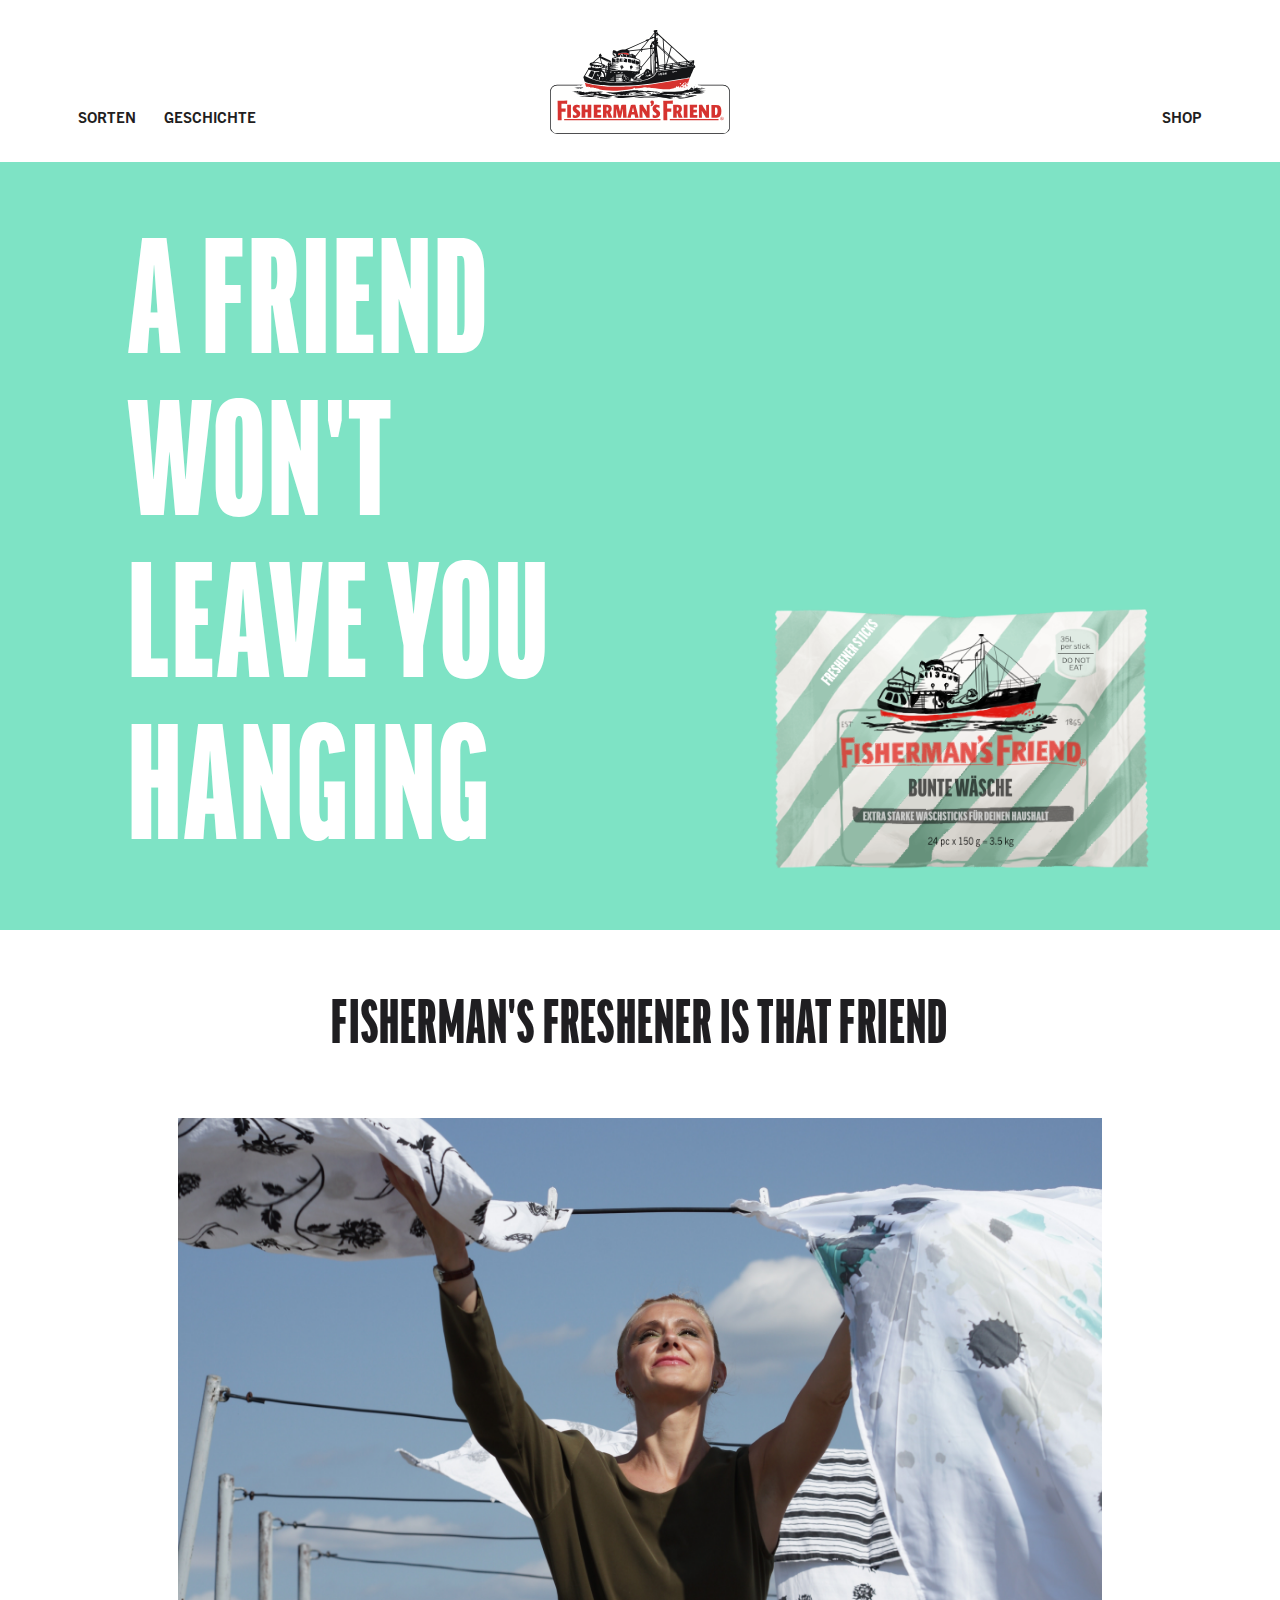
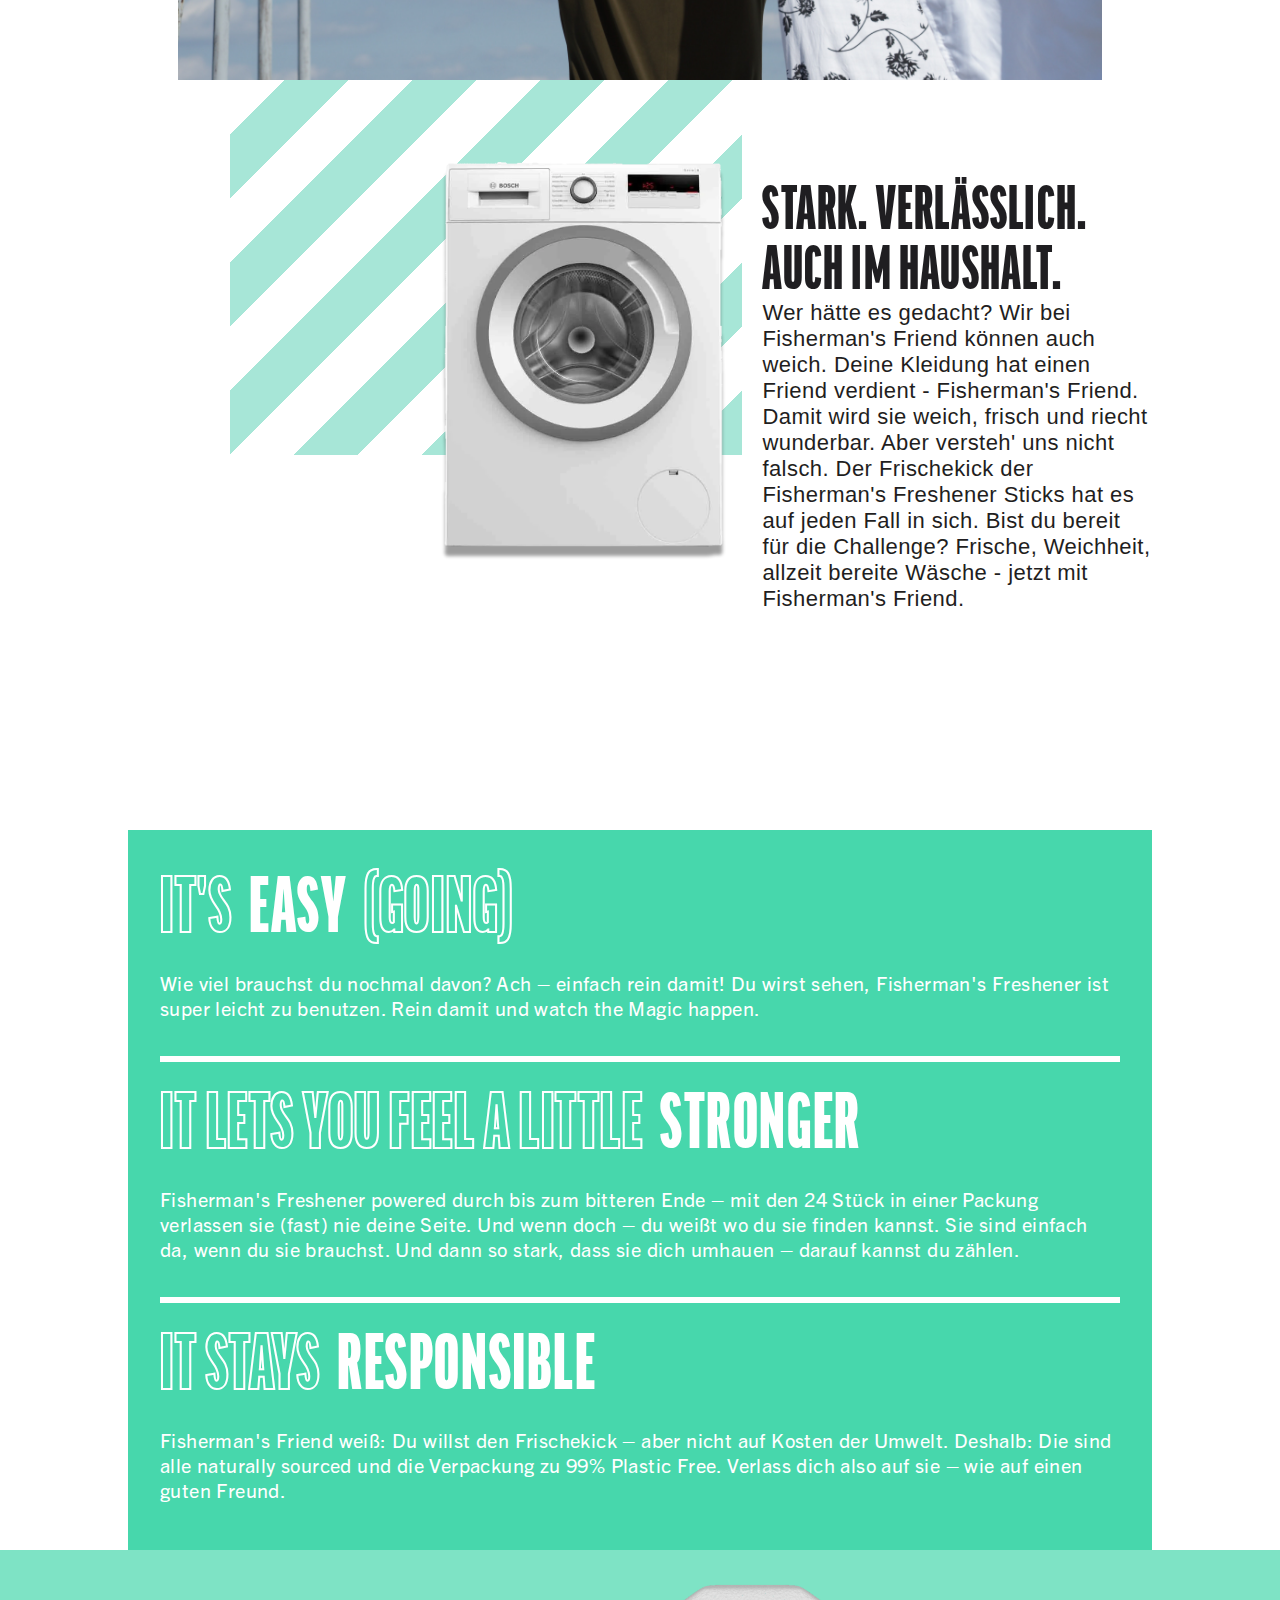
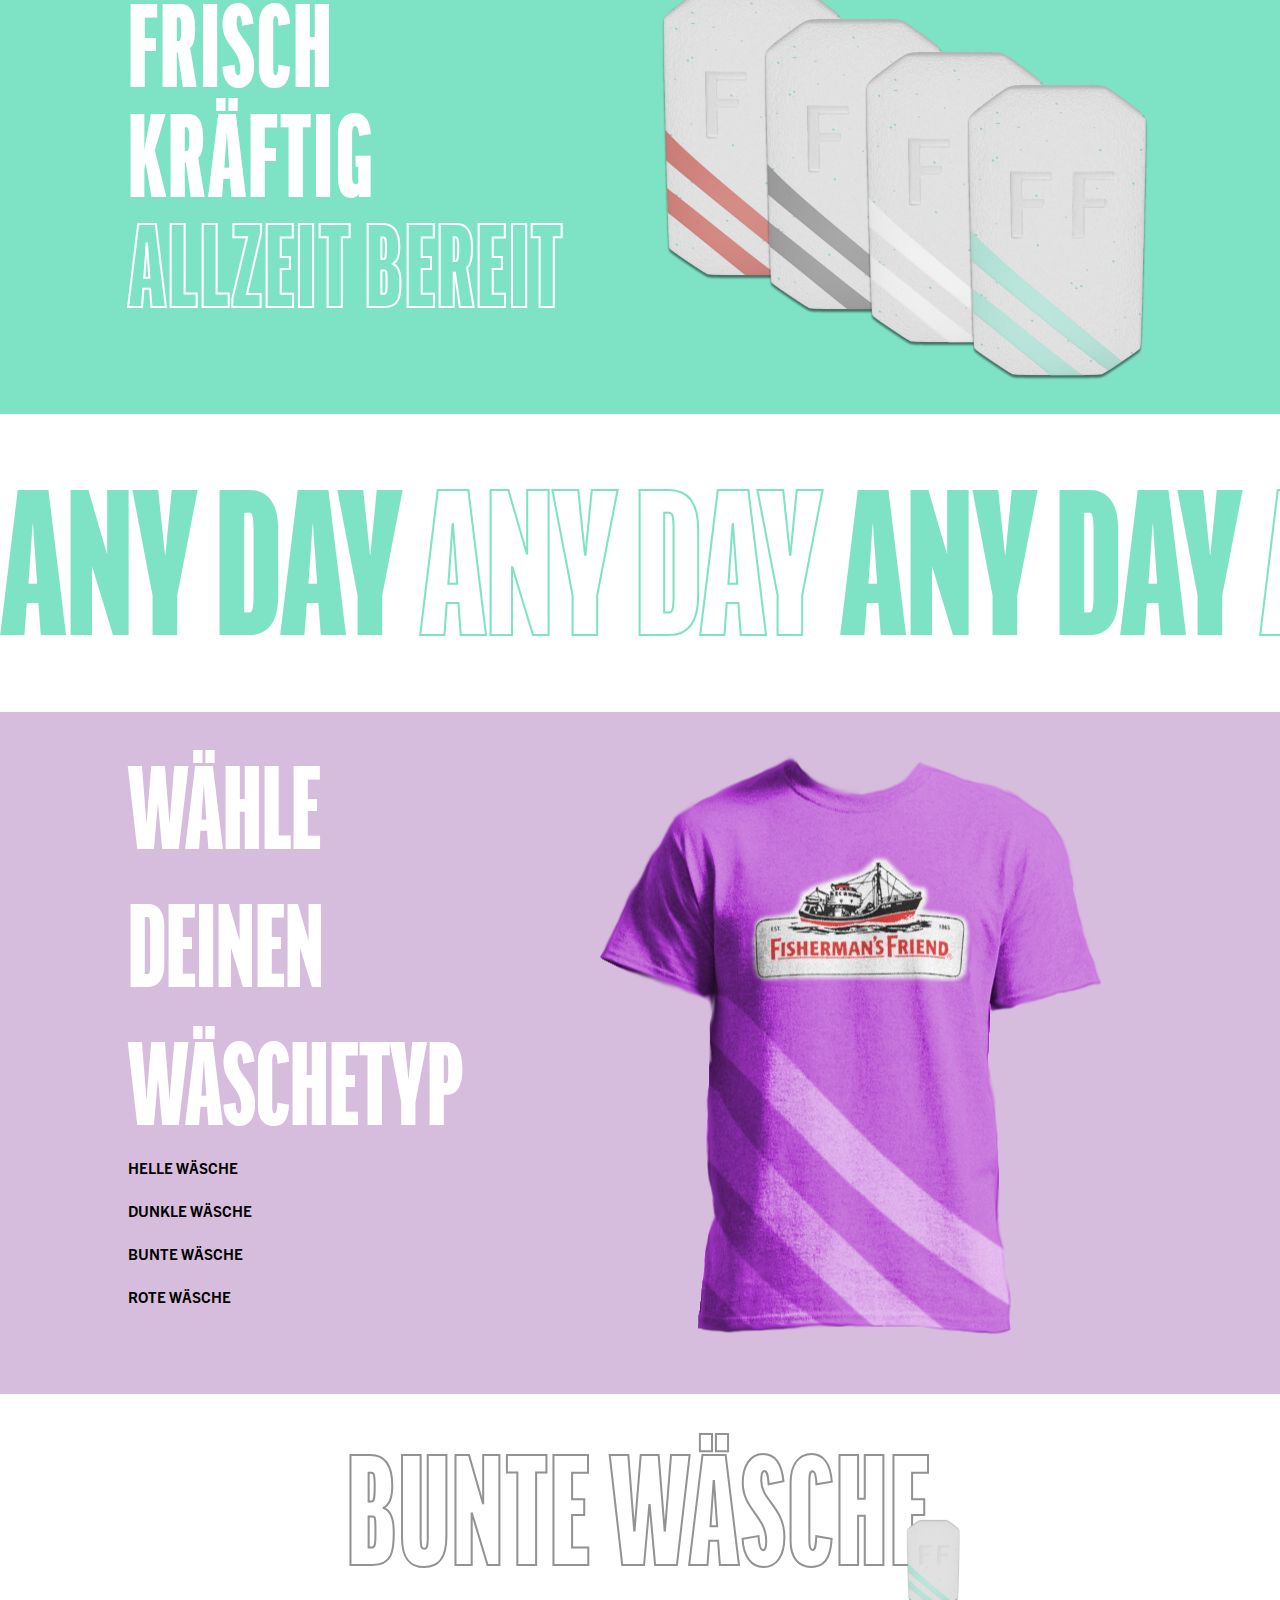
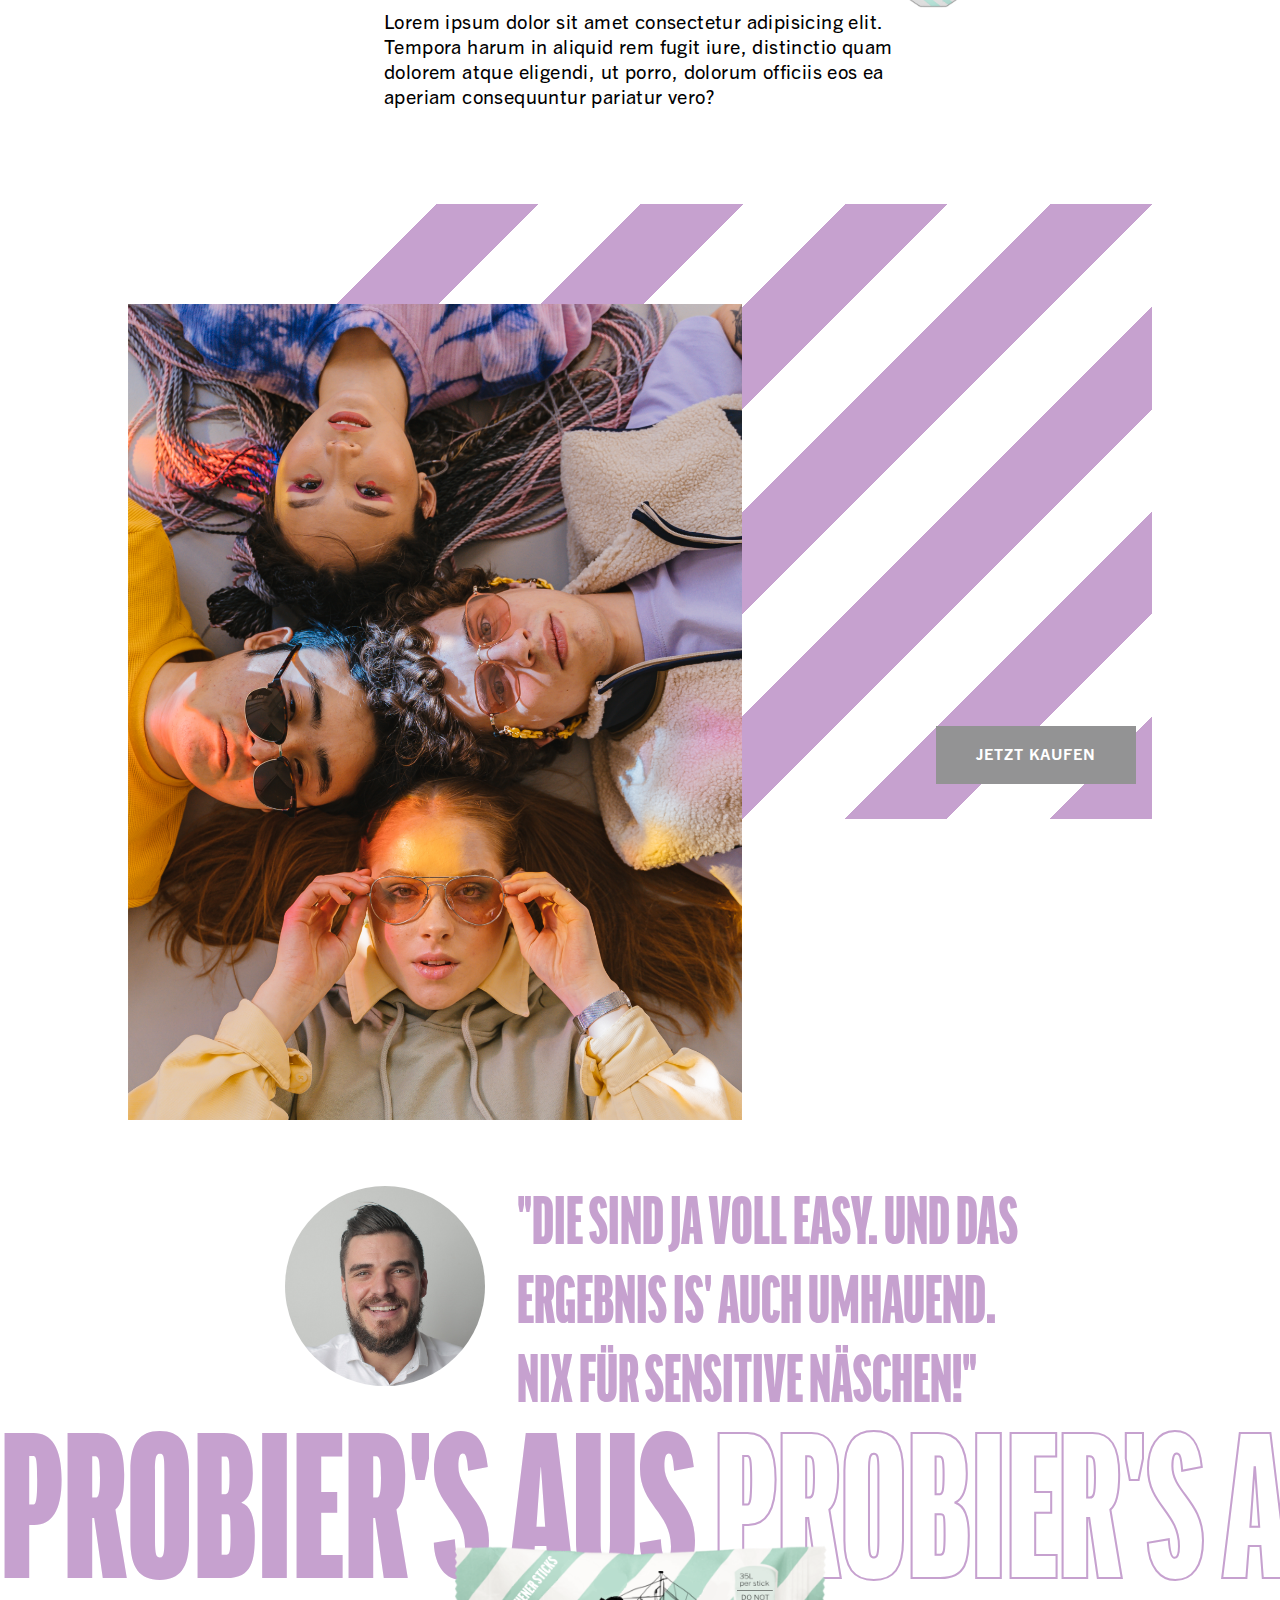
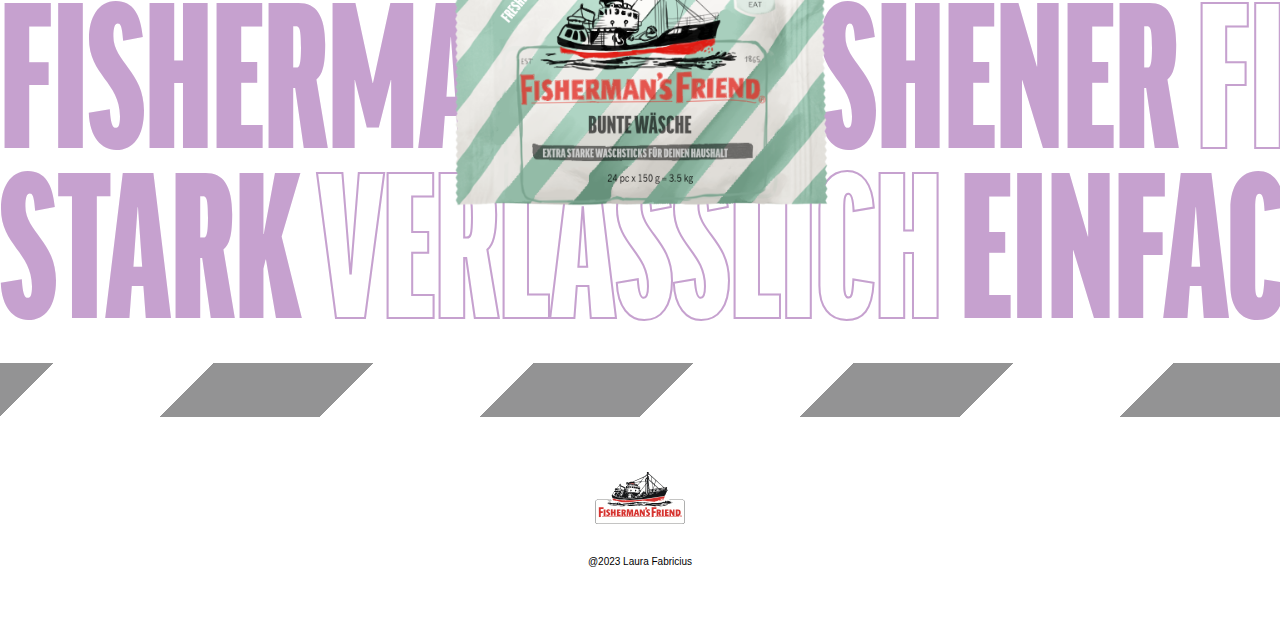
<file: Umsetzung/index.html>
<!DOCTYPE html>
<html lang="de">
  <head>
    <meta charset="UTF-8" />
    <meta http-equiv="X-UA-Compatible" content="IE=edge" />
    <meta name="viewport" content="width=device-width, initial-scale=1.0" />
    <title>Document</title>

    <link rel="stylesheet" href="style/colors.css" />
    <link rel="stylesheet" href="style/main.css" />

    <link rel="stylesheet" href="style/button.css" />
    <link rel="stylesheet" href="style/disappear.css" />
    <link rel="stylesheet" href="style/floating-text.css" />
    <link rel="stylesheet" href="style/header.css" />
    <link rel="stylesheet" href="style/stripes.css" />
    <link rel="stylesheet" href="style/text-styles.css" />

    <link rel="stylesheet" href="style/call-to-action.css" />
    <link rel="stylesheet" href="style/characteristics.css" />
    <link rel="stylesheet" href="style/description.css" />
    <link rel="stylesheet" href="style/footer.css" />
    <link rel="stylesheet" href="style/hero-shot.css" />
    <link rel="stylesheet" href="style/late-product-info.css" />
    <link rel="stylesheet" href="style/ready.css" />
    <link rel="stylesheet" href="style/variant-info.css" />
    <link rel="stylesheet" href="style/variant-selector.css" />

    <script src="modules/button.js" type="module"></script>
    <script src="modules/floating-text.js" type="module"></script>
    <script src="modules/header.js" type="module"></script>
    <script src="modules/stripes.js" type="module"></script>

    <script type="module">
      import {
        developStripesElement,
        generateStripesElement,
        recolorStripesElement,
      } from "./modules/stripes.js";

      window.addEventListener("load", () => {
        const recolorElements = document.querySelectorAll(
          ".recolor:not(.stripes)"
        );
        const recolorStripesElements =
          document.querySelectorAll(".recolor.stripes");
        const recolor = (color) => {
          recolorElements.forEach((element) => {
            element.setAttribute("color", color);
          });
          recolorStripesElements.forEach((stripesElement) =>
            recolorStripesElement(stripesElement, color)
          );
        };

        const whiteVariantElement = document.querySelector(
          ".variant-selector__variant--white"
        );
        const darkVariantElement = document.querySelector(
          ".variant-selector__variant--dark"
        );
        const colorVariantElement = document.querySelector(
          ".variant-selector__variant--color"
        );
        const redVariantElement = document.querySelector(
          ".variant-selector__variant--red"
        );
        const variantElements = [
          whiteVariantElement,
          darkVariantElement,
          colorVariantElement,
          redVariantElement,
        ];

        const selectOption = (variantElement) => {
          variantElements.forEach((element) =>
            element.classList.remove("selected")
          );
          variantElement.classList.add("selected");
        };

        const sleep = (duration) =>
          new Promise((resolve) => setTimeout(resolve, duration));
        const shirtContainerElement = document.querySelector(
          ".variant-selector__shirt-container"
        );
        const shirtElement = document.querySelector(".variant-selector__shirt");
        const cleanAnimation = async (
          dirtyImagePath,
          cleanImagePath,
          color
        ) => {
          shirtElement.src = dirtyImagePath;
          await sleep(1000);

          const stripesElement = generateStripesElement(color);
          stripesElement.classList.add("initial-play");
          stripesElement.classList.add("full-active");
          shirtContainerElement.appendChild(stripesElement);
          developStripesElement(stripesElement);
          await sleep(750);

          shirtElement.src = cleanImagePath;
          await sleep(750);

          shirtContainerElement.removeChild(stripesElement);
        };

        whiteVariantElement.addEventListener("mouseenter", async () => {
          recolor("gray");
          selectOption(whiteVariantElement);
          await cleanAnimation(
            "assets/shirts/Shirt__white--dirty.png",
            "assets/shirts/Shirt__white--clean.png",
            "gray"
          );
        });
        darkVariantElement.addEventListener("mouseenter", async () => {
          recolor("black");
          selectOption(darkVariantElement);
          await cleanAnimation(
            "assets/shirts/Shirt__black--dirty.png",
            "assets/shirts/Shirt__black--clean.png",
            "black"
          );
        });
        colorVariantElement.addEventListener("mouseenter", async () => {
          recolor("purple");
          selectOption(colorVariantElement);
          await cleanAnimation(
            "assets/shirts/Shirt__purple--dirty.png",
            "assets/shirts/Shirt__purple--clean.png",
            "lightPurple"
          );
        });
        redVariantElement.addEventListener("mouseenter", async () => {
          recolor("red");
          selectOption(redVariantElement);
          await cleanAnimation(
            "assets/shirts/Shirt__red--dirty.png",
            "assets/shirts/Shirt__red--clean.png",
            "red"
          );
        });
      });
    </script>
    <style>
      body {
        display: flex;
        flex-direction: column;
        align-items: center;
      }

      @media (min-width: 1024px) {
        .view-height {
          min-height: calc(100vh - 162px);
        }

        .view-width {
          width: calc(100% - 256px);
          max-width: 1300px;
        }
      }

      @media (min-width: 768px) and (max-width: 1024px) {
        .view-height {
          min-height: calc(100vh - 106px);
        }

        .view-width {
          width: calc(100% - 128px);
        }
      }

      @media (max-width: 768px) {
        .view-height {
          min-height: calc(100vh - 106px);
        }

        .view-width {
          width: calc(100% - 64px);
        }
      }
    </style>
  </head>
  <body>
    <!-- Hero Shot -->
    <div class="hero-shot view-height">
      <div class="hero-shot__content view-width">
        <div class="hero-shot__text-container">
          <div class="hero-shot__text">A friend won't</div>
          <div class="hero-shot__text">leave you</div>
          <div class="hero-shot__text">hanging</div>
        </div>
        <img
          class="hero-shot__product"
          alt="Produktverpackung"
          src="assets/product/packaging_Mint.png"
        />
      </div>
      <div class="hero-shot__loading-screen disappear disappear__750ms"></div>
      <div class="stripes initial-play full-active" color="mint"></div>
    </div>

    <!-- Presentation & Description -->
    <div class="description__grid-parent view-width">
      <div class="description__opener-container">
        <div class="description__opener-text">
          Fisherman's Freshener is that friend
        </div>
      </div>
      <div class="description__stripes-container">
        <div class="stripes half-active" color="mint"></div>
      </div>
      <div class="description__photo-container"></div>
      <div class="description__laundry-machine"></div>
      <div class="description__description-container">
        <div class="description_header--text">Stark. Verlässlich.</div>
        <div class="description_header--text">Auch im Haushalt.</div>
        <div class="description_paragraph--text">
          Wer hätte es gedacht? Wir bei Fisherman's Friend können auch weich.
          Deine Kleidung hat einen Friend verdient - Fisherman's Friend. Damit
          wird sie weich, frisch und riecht wunderbar. Aber versteh' uns nicht
          falsch. Der Frischekick der Fisherman's Freshener Sticks hat es auf
          jeden Fall in sich. Bist du bereit für die Challenge? Frische,
          Weichheit, allzeit bereite Wäsche - jetzt mit Fisherman's Friend.
        </div>
      </div>
    </div>

    <!-- Characteristics -->
    <div class="characteristics">
      <div
        class="characteristics__stripes stripes half-active"
        color="mint"
      ></div>
      <div class="characteristics__content view-width">
        <div class="characteristics__title text--upper">
          It's&nbsp;
          <span class="characteristics__strong">easy&nbsp;</span>
          (going)
        </div>
        <div class="characteristics__body text--main">
          Wie viel brauchst du nochmal davon? Ach &ndash; einfach rein damit! Du
          wirst sehen, Fisherman's Freshener ist super leicht zu benutzen. Rein
          damit und watch the Magic happen.
        </div>
        <div class="characteristics__divider"></div>
        <div class="characteristics__title text--upper">
          It lets you feel a&nbsp;little&nbsp;
          <span class="characteristics__strong">stronger</span>
        </div>
        <div class="characteristics__body text--main">
          Fisherman's Freshener powered durch bis zum bitteren Ende &ndash; mit
          den 24 Stück in einer Packung verlassen sie (fast) nie deine Seite.
          Und wenn doch &ndash; du weißt wo du sie finden kannst. Sie sind
          einfach da, wenn du sie brauchst. Und dann so stark, dass sie dich
          umhauen &ndash; darauf kannst du zählen.
        </div>
        <div class="characteristics__divider"></div>
        <div class="characteristics__title text--upper">
          It stays&nbsp;
          <span class="characteristics__strong">responsible</span>
        </div>
        <div class="characteristics__body text--main">
          Fisherman's Friend weiß: Du willst den Frischekick &ndash; aber nicht
          auf Kosten der Umwelt. Deshalb: Die sind alle naturally sourced und
          die Verpackung zu 99% Plastic Free. Verlass dich also auf sie &ndash;
          wie auf einen guten Freund.
        </div>
      </div>
    </div>

    <!-- Ready and "Any day" -->
    <div class="ready">
      <div class="ready__section">
        <div class="ready__content view-width">
          <div class="ready__text">
            <div class="ready__solid-text text--upper">frisch</div>
            <div class="ready__solid-text text--upper">kräftig</div>
            <div class="ready__outline-text text--upper">
              allzeit&nbsp;bereit
            </div>
          </div>
          <div class="ready__product-layout-column">
            <div class="ready__product-layout-row">
              <div class="ready__product-container">
                <img
                  class="ready__product ready__product--red"
                  src="assets/product/Soap_rot.png"
                  alt=""
                />
                <img
                  class="ready__product ready__product--black"
                  src="assets/product/Soap_schwarz.png"
                  alt=""
                />
                <img
                  class="ready__product ready__product--white"
                  src="assets/product/Soap_weiß.png"
                  alt=""
                />
                <img
                  class="ready__product ready__product--colored"
                  src="assets/product/Soap_bunt.png"
                  alt=""
                />
              </div>
              <img
                class="ready__product ready__product--invisible"
                src="assets/product/Soap_weiß.png"
                alt=""
              />
            </div>
            <img
              class="ready__product ready__product--invisible"
              src="assets/product/Soap_weiß.png"
              alt=""
            />
          </div>
        </div>
      </div>
      <div class="ready__any-day-container">
        <div
          class="floating-text"
          color="mint"
          direction="left"
          seconds-per-word="12"
        >
          <div class="floating-text__colored">any day</div>
          <div class="floating-text__colored-outline">any day</div>
        </div>
      </div>
    </div>

    <!-- Variant Selector -->
    <div class="variant-selector recolor" color="purple">
      <div class="variant-selector__content view-width">
        <div class="variant-selector__text">
          <div class="variant-selector__title--first-row">Wähle deinen</div>
          <div class="variant-selector__title--second-row">Wäschetyp</div>
          <div class="variant-selector__variants">
            <div
              class="variant-selector__variant variant-selector__variant--white"
            >
              Helle Wäsche
            </div>
            <div
              class="variant-selector__variant variant-selector__variant--dark"
            >
              Dunkle Wäsche
            </div>
            <div
              class="variant-selector__variant variant-selector__variant--color"
            >
              Bunte Wäsche
            </div>
            <div
              class="variant-selector__variant variant-selector__variant--red"
            >
              Rote Wäsche
            </div>
          </div>
        </div>
        <div class="variant-selector__shirt-container">
          <img
            class="variant-selector__shirt"
            src="assets/shirts/Shirt__purple--clean.png"
            alt="Hemd für die Reinigungsanimation"
          />
        </div>
      </div>
    </div>

    <!-- Variant info -->
    <div class="variant-info view-width recolor" color="purple">
      <div class="variant-info__title variant-info__title--white text--upper">
        helle Wäsche
        <img
          class="variant-info__product"
          alt=""
          src="assets/product/Soap_weiß.png"
        />
      </div>
      <div class="variant-info__title variant-info__title--dark text--upper">
        dunkle Wäsche
        <img
          class="variant-info__product"
          alt=""
          src="assets/product/Soap_schwarz.png"
        />
      </div>
      <div class="variant-info__title variant-info__title--color text--upper">
        bunte Wäsche
        <img
          class="variant-info__product"
          alt=""
          src="assets/product/Soap_bunt.png"
        />
      </div>
      <div class="variant-info__title variant-info__title--red text--upper">
        rote Wäsche
        <img
          class="variant-info__product"
          alt=""
          src="assets/product/Soap_rot.png"
        />
      </div>
      <div
        class="variant-info__description variant-info__description--white text--main"
      >
        Deine weißen Hemden könnten auch einen Freund gebrauchen. Beim
        Vorstellungsgespräch, beim nächsten Date - auf Fisherman's Friend ist
        jetzt doppelt Verlass: für den doppelt guten Eindruck! Fisherman's
      </div>
      <div
        class="variant-info__description variant-info__description--white text--main"
      >
        Freshener "Helle Wäsche" nimmt sich deine besten Teile vor und wäscht
        sie mit voller Kraft - bis sie dich (und deinen Chef) vor Frische
        umhauen!
      </div>
      <div
        class="variant-info__description variant-info__description--lorem text--main"
      >
        Lorem ipsum dolor sit amet consectetur adipisicing elit. Tempora harum
        in aliquid rem fugit iure, distinctio quam dolorem atque eligendi, ut
        porro, dolorum officiis eos ea aperiam consequuntur pariatur vero?
      </div>
    </div>

    <!-- Call to action -->
    <div class="call-to-action">
      <div class="call-to-action__content view-width">
        <div class="call-to-action__control-container">
          <div class="stripes half-active recolor" color="purple"></div>
          <div class="call-to-action__button-layout">
            <div
              class="call-to-action__button button"
              color="gray"
              text="jetzt kaufen"
            ></div>
          </div>
        </div>
        <img
          class="call-to-action__image"
          alt="Freunde mit sauberer bunter Kleidung"
          src="assets/photos/friends_colors.png"
        />
      </div>
    </div>

    <!-- Late product info -->
    <div class="late-product-info view-height">
      <div class="late-product-info__quote-section">
        <div class="late-product-info__quote-avatar-container">
          <img
            class="late-product-info__quote-avatar"
            src="assets/photos/pexels-andrea-piacquadio-3785110.jpg"
            alt="Foto von zitiertem Mann"
          />
        </div>
        <div class="late-product-info__quote-text recolor" color="purple">
          "Die sind ja voll easy. Und das Ergebnis is' auch umhauend. Nix für
          sensitive Näschen!"
        </div>
      </div>
      <div class="late-product-info__product-section">
        <div
          class="floating-text recolor"
          color="purple"
          direction="left"
          seconds-per-word="5"
        >
          <div class="floating-text__colored">probier's aus</div>
          <div class="floating-text__colored-outline">probier's aus</div>
        </div>
        <div
          class="floating-text recolor"
          color="purple"
          direction="right"
          seconds-per-word="4"
        >
          <div class="floating-text__colored">Fisherman's Freshener</div>
          <div class="floating-text__colored-outline">
            Fisherman's Freshener
          </div>
        </div>
        <div
          class="floating-text recolor"
          color="purple"
          direction="left"
          seconds-per-word="5"
        >
          <div class="floating-text__colored">stark</div>
          <div class="floating-text__colored-outline">verlässlich</div>
          <div class="floating-text__colored">einfach</div>
          <div class="floating-text__colored-outline">stark</div>
          <div class="floating-text__colored">verlässlich</div>
          <div class="floating-text__colored-outline">einfach</div>
        </div>
        <div class="late-product-info__product-container">
          <img
            class="late-product-info__product"
            alt="Produktverpackung"
            src="assets/product/packaging_Mint.png"
          />
        </div>
      </div>
    </div>

    <!-- Footer -->
    <div class="footer">
      <div class="footer__divider">
        <div class="stripes half-active" color="gray"></div>
      </div>
      <img class="footer__logo" alt="" src="assets/logos/full.svg" />
      <div class="footer__text">@2023 Laura Fabricius</div>
    </div>
  </body>
</html>
</file>
<file: Umsetzung/style/colors.css>
:root {
  --black: #1f1e21;
  --black-text: var(--white);
  --gray: #939394;
  --gray-transparent: #93939400;
  --gray-text: var(--white);
  --white: #fff;
  --white-text: var(--black);

  --mint-dark: #47d7ac;
  --mint: #7ee3c5;
  --mint-text: var(--white);
  --mint-light: #a7e6d7;
  --mint-light-transparent: #a7e6d700;
  --mint-light-text: var(--white);

  --red: #da291c;
  --red-text: var(--white);
  --red-light: #e56960;
  --red-light-transparent: #e5696000;
  --red-light-text: var(--white);

  --purple: #c6a1cf;
  --purple-text: var(--white);
  --purple-light: #d7bddd;
  --purple-light-transparent: #a77bca00;
  --purple-light-text: var(--white);
}
</file>
<file: Umsetzung/style/main.css>
@font-face {
  font-family: "FFGoodWebProCompressed";
  src: url("../assets/fonts/ffgoodwebprocompressedultra.woff2");
}

@font-face {
  font-family: "TradeGothicNextPro";
  src: url("../assets/fonts/tradegothicnextltpro-lt.woff2");
  font-weight: 200;
}

@font-face {
  font-family: "TradeGothicNextPro";
  src: url("../assets/fonts/tradegothicnextltpro-rg.woff2");
  font-weight: normal;
}

@font-face {
  font-family: "TradeGothicNextPro";
  src: url("../assets/fonts/tradegothicnextltpro-bd.woff2");
  font-weight: bold;
}

* {
  box-sizing: border-box;
}

body {
  margin: 0;
}

:root {
  --unit: calc(min(20px, 1.42857143vw));
}
</file>
<file: Umsetzung/style/button.css>
.button {
  position: relative;

  display: flex;
  align-items: center;
  flex-direction: column;

  padding: 12px;
  cursor: pointer;
}

.button__background,
.button__text-background {
  position: absolute;
  bottom: 0;
  left: 0;
  right: 0;
  top: 0;
}

.button__text-background {
  transition: background-color 0.5s ease-in-out;
}

.button__text-container {
  position: relative;

  display: flex;
  align-items: center;
  flex-direction: column;

  padding: 4px 10px 6px;
}

.button__text-line {
  position: relative;

  color: var(--white);
  font-family: "TradeGothicNextPro", sans-serif;
  font-size: 16px;
  font-weight: bold;
  letter-spacing: 1px;
  line-height: 1.5rem;
  text-transform: uppercase;
}

.button[color="gray"] .button__background {
  background-color: var(--gray);
}

.button[color="gray"] .button__text-background {
  background-color: var(--gray-transparent);
}

.button[color="gray"]:hover .button__text-background {
  background-color: var(--gray);
}

.button[color="mint"] .button__background {
  background-color: var(--mint-dark);
}

.button[color="mint"] .button__text-background {
  background-color: var(--mint-light-transparent);
}

.button[color="mint"]:hover .button__text-background {
  background-color: var(--mint-light);
}

.button[color="red"] .button__background {
  background-color: var(--red);
}

.button[color="red"] .button__text-background {
  background-color: var(--red-light-transparent);
}

.button[color="red"]:hover .button__text-background {
  background-color: var(--red-light);
}

.button[color="purple"] .button__background {
  background-color: var(--purple);
}

.button[color="purple"] .button__text-background {
  background-color: var(--purple);
}

.button[color="purple"]:hover .button__text-background {
  background-color: var(--purple);
}
</file>
<file: Umsetzung/style/disappear.css>
.disappear {
  opacity: 0;

  animation-name: disappear;
  animation-duration: 1s;
  animation-timing-function: ease-in-out;
}

.disappear__500ms {
  animation-duration: 500ms;
}

.disappear__750ms {
  animation-duration: 750ms;
}

@keyframes disappear {
  from {
    opacity: 1;
  }
  to {
    opacity: 1;
  }
}
</file>
<file: Umsetzung/style/floating-text.css>
.floating-text {
  position: relative;
  width: 100%;

  font-family: "FFGoodWebProCompressed", sans-serif;
  margin: -64px 0;
  overflow-x: hidden;
  overflow-y: hidden;
}

.floating-text,
.floating-text__copy {
  display: flex;
  align-items: center;
  flex-direction: row;
  flex-wrap: nowrap;
}

.floating-text__copy:first-child {
  animation-name: slide;
  animation-duration: 10s;
  animation-iteration-count: infinite;
  animation-timing-function: linear;
}

@keyframes slide {
  from {
  }
  to {
    margin-left: 0%;
  }
}

.floating-text[direction="left"] .floating-text__copy:first-child {
  animation-direction: reverse;
}

.floating-text__size {
  width: 0;
}

.floating-text__black,
.floating-text__black-outline,
.floating-text__colored,
.floating-text__colored-outline,
.floating-text__strong,
.floating-text__strong-outline,
.floating-text__strong-shadow,
.floating-text__white,
.floating-text__white-outline {
  text-transform: uppercase;
  white-space: nowrap;
}

.floating-text__black,
.floating-text__black-outline,
.floating-text__colored,
.floating-text__colored-outline,
.floating-text__strong,
.floating-text__strong-outline,
.floating-text__white,
.floating-text__white-outline {
  position: relative;

  font-size: 200px;
  line-height: 148px;
  height: 148px;
  padding-top: 9px;
}

.floating-text__size,
.floating-text__strong-shadow {
  font-size: 400px;
  line-height: 298px;
  height: 298px;
  padding-top: 18px;
}

.floating-text__black,
.floating-text__black-outline {
  color: var(--black);
}

.floating-text__white,
.floating-text__white-outline {
  color: var(--white);
}

.floating-text__black-outline,
.floating-text__colored-outline,
.floating-text__strong-outline,
.floating-text__white-outline {
  -webkit-text-stroke: 2px;
}

.floating-text__black-outline,
.floating-text__colored-outline,
.floating-text__white-outline {
  -webkit-text-fill-color: transparent;
}

.floating-text__strong-shadow-reposition {
  display: flex;

  user-select: none;
  opacity: 50%;
  width: 0;
}

.floating-text__strong-shadow {
  background: -webkit-linear-gradient(var(--gray), var(--white), var(--gray));
  -webkit-background-clip: text;
  -webkit-text-fill-color: transparent;
  transform: scale(0.5, 1);
  transform-origin: 0% 50%;
  width: 1000px;
}

.floating-text[color="mint"] .floating-text__strong-outline {
  -webkit-text-fill-color: var(--mint-light);
}

.floating-text[color="mint"] .floating-text__colored,
.floating-text[color="mint"] .floating-text__colored-outline,
.floating-text[color="mint"] .floating-text__strong,
.floating-text[color="mint"] .floating-text__strong-outline {
  color: var(--mint);
}

.floating-text[color="red"] .floating-text__strong-outline {
  -webkit-text-fill-color: var(--red-light);
}

.floating-text[color="red"] .floating-text__colored,
.floating-text[color="red"] .floating-text__colored-outline,
.floating-text[color="red"] .floating-text__strong,
.floating-text[color="red"] .floating-text__strong-outline {
  color: var(--red);
}

.floating-text[color="purple"] .floating-text__strong-outline {
  -webkit-text-fill-color: var(--purple-light);
}

.floating-text[color="purple"] .floating-text__colored,
.floating-text[color="purple"] .floating-text__colored-outline,
.floating-text[color="purple"] .floating-text__strong,
.floating-text[color="purple"] .floating-text__strong-outline {
  color: var(--purple);
}
</file>
<file: Umsetzung/style/header.css>
.header {
  display: flex;
  align-items: stretch;
  flex-direction: column;
  justify-content: center;

  position: fixed;
  top: 0;

  background-color: white;
  color: var(--black);
  padding: 28px 64px;
  width: 100%;

  transition: top 0.25s ease-in-out, box-shadow 0.25s ease-in-out;
}

.header.displacement {
  position: static;
  opacity: 0;
}

.header.hidden {
  top: -162px;
}

.header.raised {
  box-shadow: 0 0 60px #0008;
}

.header__content-container {
  position: relative;
}

.header__logo-container {
  display: flex;
  align-items: center;
  flex-direction: column;
  justify-content: center;

  position: relative;
}

.header__logo-container > * {
  width: 180px;
}

.header__simple-logo {
  display: none;
}

.header__link-row {
  display: flex;
  flex-direction: row;
  justify-content: space-between;

  position: absolute;
  right: 0;
  left: 0;
  bottom: 0;
}

.header__link {
  display: flex;
  align-items: center;
  justify-content: center;

  cursor: pointer;
  font-family: "TradeGothicNextPro", sans-serif;
  font-size: 15px;
  font-weight: bold;
  padding: 14px 14px 8px;
  text-transform: uppercase;
}

.header__link:hover {
  text-decoration: underline 2px;
}

.header__link-separator {
  flex-grow: 1;
}

@media (max-width: 1024px) {
  .header {
    padding: 14px 64px;
  }

  .header.hidden {
    top: -106px;
  }

  .header__link-row {
    position: static;
  }

  .header__full-logo,
  .header__link-separator {
    display: none;
  }

  .header__link {
    flex: 1 1 0;
  }

  .header__simple-logo {
    display: initial;
  }
}
</file>
<file: Umsetzung/style/stripes.css>
.stripes {
  position: absolute;
  top: 0;
  right: 0;
  bottom: 0;
  left: 0;

  overflow: hidden;
}

.stripes__image {
  position: absolute;

  padding-top: 0;
  image-rendering: pixelated;
  width: 100%;

  transition: all 0.5s ease-in-out;
  animation-duration: 0.5s;
  animation-timing-function: ease-in-out;
}

.stripes.half-active .stripes__image {
  margin-top: -162.5%;
}

.stripes.full-active .stripes__image {
  margin-top: -325%;
  transition: all 1.5s ease-in-out;
  animation-duration: 1.5s;
  animation-timing-function: ease-in-out;
}

.stripes__rotated-container {
  position: absolute;
  top: 0;
  left: 0;

  transform: rotate(45deg);
  transform-origin: top left;
  width: 141.43%;
}

.stripes__square {
  position: absolute;
  bottom: 0;
  left: 0;
}

.stripes.initial-play.half-active .stripes__image,
.stripes.initial-play.full-active .stripes__image {
  animation-name: from-zero;
}

@keyframes from-zero {
  from {
    margin-top: 0;
  }
  to {
  }
}
</file>
<file: Umsetzung/style/text-styles.css>
.text--upper {
  font-family: "FFGoodWebProCompressed", sans-serif;
  letter-spacing: 0.02em;
  text-transform: uppercase;
}

.text--main {
  font-family: "TradeGothicNextPro", sans-serif;
  letter-spacing: 0.02em;
}
</file>
<file: Umsetzung/style/call-to-action.css>
.call-to-action {
  display: flex;
  align-items: center;
  flex-direction: column;

  width: 100%;
  overflow: hidden;
}

.call-to-action__content {
  display: flex;

  position: relative;

  margin: 64px 0;
  overflow: visible;
}

.call-to-action__image {
  position: relative;
}

.call-to-action__control-container {
  display: flex;
  justify-content: end;

  position: relative;
  height: 0;

  padding-top: 60%;
}

.call-to-action__button-layout {
  display: flex;
  align-items: center;
  justify-content: center;

  position: relative;
}

.call-to-action__button {
  width: 200px;
}

@media (min-width: 768px) {
  .call-to-action__content {
    flex-direction: row-reverse;
  }

  .call-to-action__image {
    width: 60%;

    margin-top: 100px;
  }

  .call-to-action__control-container {
    flex-direction: row;

    width: 80%;

    margin-left: -40%;
  }

  .call-to-action__button-layout {
    position: relative;
    top: -64px;
    right: 16px;
  }
}

@media (max-width: 768px) {
  .call-to-action__content {
    flex-direction: column-reverse;
  }

  .call-to-action__image {
    width: 100%;
  }

  .call-to-action__control-container {
    flex-direction: column;

    position: relative;
    top: -20%;
    right: -20%;
    width: 80%;

    align-self: flex-end;
    margin-top: -30%;
  }

  .call-to-action__button-layout {
    position: relative;
    top: -32px;
  }
}
</file>
<file: Umsetzung/style/characteristics.css>
.characteristics {
  display: flex;
  flex-direction: column;

  position: relative;
  width: 100%;
}

.characteristics__content {
  display: flex;
  align-items: stretch;
  flex-direction: column;

  position: relative;

  background-color: var(--mint-dark);
  padding: 32px;
}

.characteristics__content > * {
  margin-bottom: 16px;
}

.characteristics__title {
  color: var(--white);
  font-size: calc(40px + 2 * var(--unit));
  -webkit-text-stroke: 2px;
  -webkit-text-fill-color: transparent;
}

.characteristics__strong {
  -webkit-text-stroke: initial;
  -webkit-text-fill-color: initial;
}

.characteristics__body {
  color: var(--white);
  font-size: 20px;
}

.characteristics__divider {
  background-color: var(--white);
  height: 6px;
  margin-top: 20px;
}

@media (min-width: 1024px) {
  .characteristics {
    align-items: center;
  }

  .characteristics__stripes {
    display: none;
  }
}

@media (min-width: 768px) and (max-width: 1024px) {
  .characteristics {
    align-items: stretch;

    padding: 0 0 96px 96px;
  }

  .characteristics__content {
    width: unset !important;
  }
}

@media (max-width: 768px) {
  .characteristics {
    align-items: stretch;

    padding: 0 0 64px 64px;
  }

  .characteristics__content {
    width: unset !important;
  }
}
</file>
<file: Umsetzung/style/description.css>
.description__grid-parent {
  display: grid;
  grid-template-columns: repeat(10, 1fr);
  grid-template-rows: repeat(8, 1fr);
  grid-column-gap: 0px;
  grid-row-gap: 0px;

  height: 1500px;

  overflow: hidden;
}

.description__opener-container {
  grid-area: 1 / 1 / 2 / 11;
}
.description__photo-container {
  grid-area: 2 / 2 / 5 / 10;
}
.description__stripes-container {
  grid-area: 3 / 1 / 8 / 5;
}
.description__laundry-machine {
  grid-area: 3 / 8 / 6 / 11;
}
.description__description-container {
  grid-area: 5 / 5 / 9 / 11;
}

.description__description-container {
  display: flex;
  flex-direction: column;
  align-items: flex-start;

  margin-top: 100px;
  margin-left: 20px;
}

.description_header--text {
  color: var(--black);
  font-family: "FFGoodWebProCompressed", sans-serif;
  font-size: 100px;
  line-height: 100px;
  letter-spacing: 0.02em;
  text-transform: uppercase;
  text-align: center;
}

.description_paragraph--text {
  color: var(--black);
  font-family: "TradeGothicNext", sans-serif;
  font-weight: normal;
  font-size: 35px;
  letter-spacing: 0.02em;
  text-align: left;
}

.description__photo-container {
  display: flex;
  position: relative;

  background-image: url("../assets/photos/pexels-petra-bauman-1229650.jpg");
  background-size: cover;
  background-position: center;

  margin: 0px 50px 0px 50px;
}

.description__opener-container {
  display: flex;
  flex-direction: column;
  justify-content: center;
}

.description__opener-text {
  color: var(--black);
  font-family: "FFGoodWebProCompressed", sans-serif;
  font-size: 100px;
  line-height: 153px;
  letter-spacing: 0.02em;
  text-transform: uppercase;
  text-align: center;
}

.description__stripes-container {
  position: relative;

  height: 100%;
  width: 100%;
}

.description__laundry-machine {
  position: relative;

  background-image: url("../assets/photos/washing_machine.png");
  background-position: center;
  background-repeat: no-repeat;
  background-size: contain;

  margin: 50px;
}

@media (max-width: 1389px) {
  .description__opener-container {
    grid-area: 1 / 1 / 2 / 11;
  }
  .description__photo-container {
    grid-area: 2 / 1 / 5 / 11;
  }
  .description__stripes-container {
    grid-area: 5 / 2 / 7 / 7;
  }
  .description__laundry-machine {
    grid-area: 5 / 4 / 8 / 7;

    margin: 5px;
    margin-right: 15px;
  }
  .description__description-container {
    grid-area: 5 / 7 / 9 / 11;
  }

  .description_header--text {
    font-size: 60px;
    line-height: 60px;
  }
  .description_paragraph--text {
    font-size: 22px;
  }
  .description__opener-text {
    font-size: 60px;
  }
}

@media (min-width: 768px) and (max-width: 1069px) {
  .description__opener-container {
    grid-area: 1 / 1 / 2 / 11;
  }
  .description__photo-container {
    grid-area: 2 / 1 / 5 / 11;
  }
  .description__stripes-container {
    grid-area: 5 / 2 / 7 / 7;
  }
  .description__laundry-machine {
    grid-area: 5 / 4 / 8 / 7;

    margin: 5px;
    margin-right: 15px;
  }
  .description__description-container {
    grid-area: 5 / 7 / 9 / 11;
  }

  .description_header--text {
    font-size: 40px;
    line-height: 40px;
  }
  .description_paragraph--text {
    font-size: 18px;
  }
  .description__opener-text {
    font-size: 60px;
    line-height: 100px;
  }
}

@media (max-width: 768px) {
  .description__opener-container {
    grid-area: 1 / 1 / 2 / 11;
  }
  .description__photo-container {
    grid-area: 2 / 1 / 5 / 11;
  }
  .description__stripes-container {
    grid-area: 5 / 2 / 7 / 7;
  }
  .description__laundry-machine {
    grid-area: 5 / 4 / 8 / 7;

    margin: 5px;
    margin-right: 15px;
  }
  .description__description-container {
    grid-area: 5 / 7 / 9 / 11;
  }

  .description_header--text {
    font-size: 40px;
    line-height: 40px;
  }
  .description_paragraph--text {
    font-size: 18px;
  }
  .description__opener-text {
    font-size: 60px;
    line-height: 100px;
  }
}
</file>
<file: Umsetzung/style/footer.css>
.footer {
  display: flex;
  align-items: center;
  flex-direction: column;
  justify-content: end;

  position: relative;
  height: 300px;
  width: 100%;

  padding: 64px 0;
}

.footer > * {
  margin-top: 32px;
}

.footer__divider {
  position: absolute;
  top: 0;
  height: calc(3 * var(--unit));
  width: 100%;
}

.footer__logo {
  width: 90px;
}

.footer__text {
  font-family: "TradeGothicNext", sans-serif;
  font-size: 10px;
}
</file>
<file: Umsetzung/style/hero-shot.css>
.hero-shot {
  display: flex;
  align-items: center;
  flex-direction: column;
  justify-content: center;

  position: relative;
  width: 100%;

  background-color: var(--mint);
  padding: 60px 0px;
}

.hero-shot__content {
  display: flex;
  align-items: end;
  flex-direction: row;
  flex-wrap: wrap;
}

.hero-shot__text-container {
  display: flex;
  flex-direction: column;

  flex: 1 1 0;
  margin-right: 64px;
}

.hero-shot__text {
  color: var(--white);
  font-family: "FFGoodWebProCompressed", sans-serif;
  font-size: calc(40px + 6.5 * var(--unit));
  line-height: calc(22.22px + 7.65 * var(--unit));
  letter-spacing: 0.02em;
  text-transform: uppercase;
}

.hero-shot__product {
  position: relative;

  width: calc(200px + 10 * var(--unit));

  flex-shrink: 0;
  margin-top: 64px;
}

.hero-shot__loading-screen {
  position: absolute;
  top: 0;
  right: 0;
  bottom: 0;
  left: 0;

  background-color: var(--mint);
}
</file>
<file: Umsetzung/style/late-product-info.css>
.late-product-info {
  display: flex;
  align-items: center;
  flex-direction: column;

  position: relative;
  width: 100%;
}

.late-product-info__quote-section {
  display: flex;
  align-items: center;
  flex-direction: row;
  flex-wrap: wrap;
  justify-content: center;
}

.late-product-info__quote-avatar-container {
  height: 200px;
  width: 200px;

  margin: 0 32px 32px 32px;
}

.late-product-info__quote-avatar {
  position: relative;
  top: -13.38px;
  left: -100px;
  width: 400px;

  clip-path: ellipse(100px 100px at 50% 40%);
}

.late-product-info__quote-text {
  font-family: "FFGoodWebProCompressed", sans-serif;
  font-size: 66px;
  text-transform: uppercase;
  width: 510px;
}

.late-product-info__quote-text[color="gray"] {
  color: var(--gray);
}

.late-product-info__quote-text[color="black"] {
  color: var(--black);
}

.late-product-info__quote-text[color="purple"] {
  color: var(--purple);
}

.late-product-info__quote-text[color="red"] {
  color: var(--red);
}

.late-product-info__product-section {
  display: flex;
  flex-direction: column;

  position: relative;
  width: 100%;
}

.late-product-info__product-container {
  display: flex;
  align-items: center;
  justify-content: center;

  position: absolute;
  top: 0;
  right: 0;
  bottom: 0;
  left: 0;
}

.late-product-info__product {
  position: relative;
  width: calc(200px + 10 * var(--unit));
}

@media (max-width: 768px) {
  .late-product-info__quote-section {
    transform: scale(60%);
  }
}
</file>
<file: Umsetzung/style/ready.css>
.ready {
  display: flex;
  flex-direction: column;

  width: 100%;
}

.ready__section {
  display: flex;
  align-items: center;
  flex-direction: column;

  width: 100%;

  background-color: var(--mint);
  order: 2;
}

.ready__content {
  display: flex;
  align-items: stretch;

  padding-top: 32px;
}

.ready__text {
  color: var(--white);
  font-size: calc(60px + 3 * var(--unit));
  margin: 0 32px 32px 0;
}

.ready__text > * {
  margin-bottom: calc(-10px - var(--unit));
}

.ready__outline-text {
  -webkit-text-stroke-width: 2px;
  -webkit-text-fill-color: transparent;
}

.ready__product-layout-column {
  display: flex;
  flex-direction: column;

  margin-bottom: 32px;
}

.ready__product-layout-row {
  display: flex;
  flex-direction: row;

  flex-grow: 1;
  height: 0;
}

.ready__product-container {
  position: relative;

  flex-grow: 1;
  width: 0;
}

.ready__product--invisible {
  opacity: 0;
}

.ready__product--red {
  position: absolute;
  top: 0%;
  left: 0%;
}

.ready__product--black {
  position: absolute;
  top: 33.33%;
  left: 33.33%;
}

.ready__product--white {
  position: absolute;
  top: 66.67%;
  left: 66.67%;
}

.ready__product--colored {
  position: absolute;
  top: 100%;
  left: 100%;
}

.ready__any-day-container {
  position: relative;

  margin: 64px 0;
  width: 100%;
}

@media (min-width: 1024px) {
  .ready__content {
    flex-direction: row;
  }

  .ready__content > * {
    flex: 1 1 0;
  }

  .ready__product-layout-column {
    height: 400px;
  }

  .ready__product {
    height: 300px;
  }

  .ready__any-day-container {
    order: 3;
  }
}

@media (min-width: 768px) and (max-width: 1024px) {
  .ready__content {
    flex-direction: column;
  }

  .ready__product-layout-column {
    height: 350px;
  }

  .ready__product {
    height: 300px;
  }

  .ready__any-day-container {
    order: 1;
  }
}

@media (max-width: 768px) {
  .ready__content {
    flex-direction: column;
  }

  .ready__product-layout-column {
    height: 300px;
  }

  .ready__product {
    height: 250px;
  }

  .ready__any-day-container {
    order: 1;
  }
}
</file>
<file: Umsetzung/style/variant-info.css>
.variant-info {
  display: flex;
  align-items: center;
  flex-direction: column;

  margin-top: 32px;
}

.variant-info[color="gray"] > .variant-info__title--dark,
.variant-info[color="gray"] > .variant-info__title--color,
.variant-info[color="gray"] > .variant-info__title--red,
.variant-info[color="gray"] > .variant-info__description--lorem,
.variant-info[color="black"] > .variant-info__title--white,
.variant-info[color="black"] > .variant-info__title--color,
.variant-info[color="black"] > .variant-info__title--red,
.variant-info[color="black"] > .variant-info__description--white,
.variant-info[color="purple"] > .variant-info__title--white,
.variant-info[color="purple"] > .variant-info__title--dark,
.variant-info[color="purple"] > .variant-info__title--red,
.variant-info[color="purple"] > .variant-info__description--white,
.variant-info[color="red"] > .variant-info__title--white,
.variant-info[color="red"] > .variant-info__title--dark,
.variant-info[color="red"] > .variant-info__title--color,
.variant-info[color="red"] > .variant-info__description--white {
  display: none;
}

.variant-info__title {
  position: relative;

  color: var(--gray);
  font-size: calc(60px + 5 * var(--unit));
  -webkit-text-stroke: 2px;
  -webkit-text-fill-color: transparent;
}

.variant-info__product {
  position: absolute;
  right: calc(-10px - var(--unit));
  bottom: 0;
  width: calc(20px + 2 * var(--unit));
}

.variant-info__description {
  max-width: 512px;

  font-size: calc(20px);
  margin-bottom: 32px;
}
</file>
<file: Umsetzung/style/variant-selector.css>
.variant-selector {
  display: flex;
  align-items: center;
  flex-direction: column;

  overflow: hidden;
  padding: 32px 0;
  width: 100%;
}

.variant-selector[color="black"] {
  background-color: var(--black);
  color: var(--black-text);
}

.variant-selector[color="gray"] {
  background-color: var(--gray);
}

.variant-selector[color="red"] {
  background-color: var(--red-light);
}

.variant-selector[color="purple"] {
  background-color: var(--purple-light);
}

.variant-selector__content {
  display: flex;
  flex-direction: row;
}

.variant-selector__content > * {
  flex: 1 1 0;
}

.variant-selector__text {
  margin: 0 32px 32px 0;
}

.variant-selector__title--first-row,
.variant-selector__title--second-row {
  color: var(--white);
  font-family: "FFGoodWebProCompressed", sans-serif;
  font-size: calc(60px + 3 * var(--unit));
  text-transform: uppercase;
}

.variant-selector__variants {
  display: flex;
  align-items: flex-start;
  flex-direction: column;
}

.variant-selector__variant {
  cursor: pointer;
  font-family: "TradeGothicNextPro", sans-serif;
  font-size: 15px;
  font-weight: bold;
  margin-bottom: 24px;
  text-transform: uppercase;
}

.variant-selector__variant.selected {
  border-bottom: 2px solid;
}

.variant-selector__shirt-container {
  position: relative;
}

@media (min-width: 768px) {
  .variant-selector__content {
    flex-direction: row;
  }
}

@media (max-width: 768px) {
  .variant-selector__content {
    flex-direction: column;
  }
}
</file>
